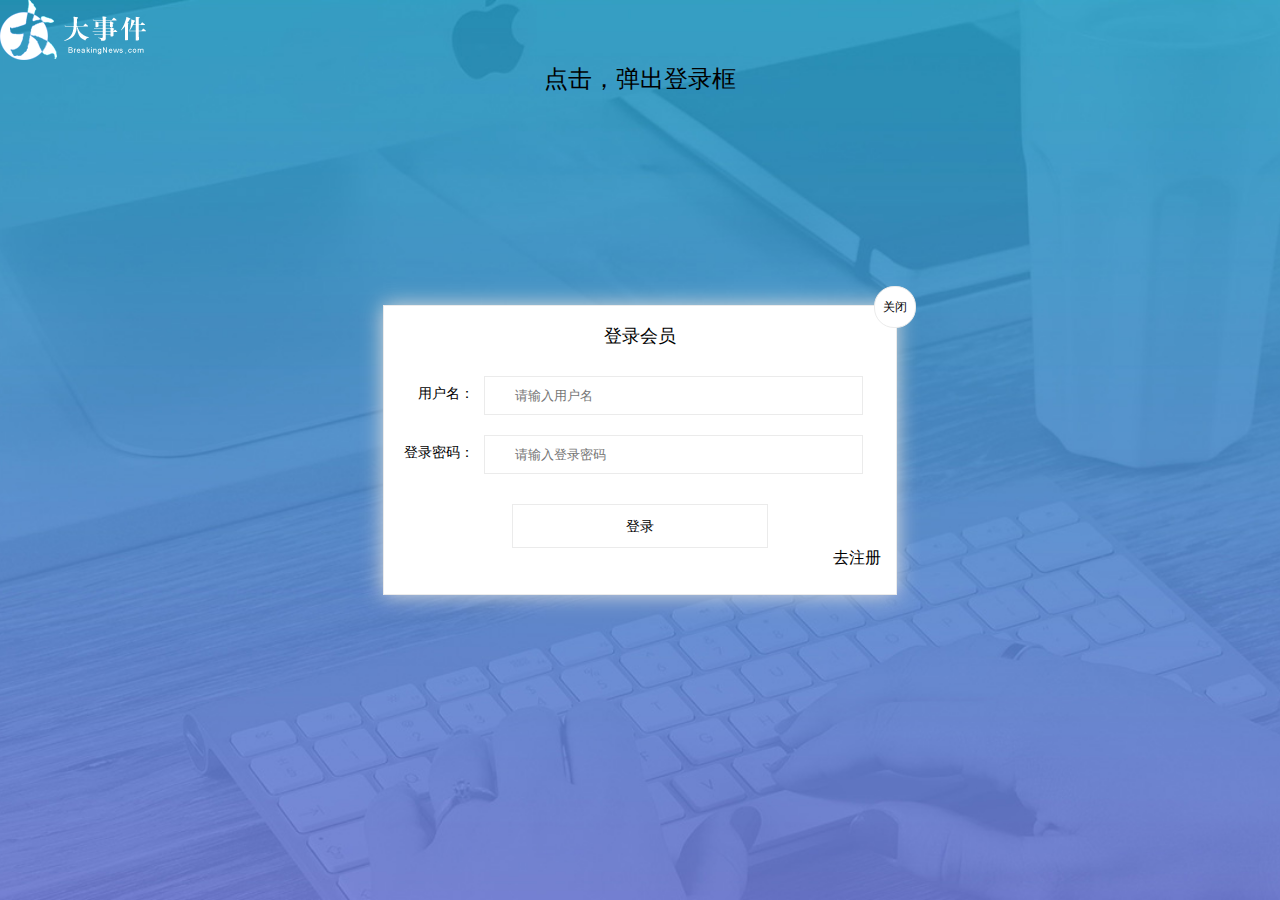
<file: login.html>
<!DOCTYPE html>
<html lang="en">

<head>
    <meta charset="UTF-8">
    <meta name="viewport" content="width=device-width, initial-scale=1.0">
    <title>Document</title>
    <link rel="stylesheet" href="assets/fonts/iconfont.css">
    <link rel="stylesheet" href="assets/css/login.css">
    <script src="assets/lib/jquery.js"></script>
</head>

<body>
    <!-- logo -->
    <div class="layui-main">
        <img src="assets/images/logo.png" alt="">
    </div>
    <div class="login-header"><a id="link" href="javascript:;">点击，弹出登录框</a></div>
    <form id="login" class="login">
        <div id="title" class="login-title">登录会员
            <span><a id="closeBtn" href="javascript:void(0);" class="close-login">关闭</a></span>
        </div>
        <div class="login-input-content">
            <div class="login-input">
                <span class="iconfont icon-geren"></span>
                <label>用户名：</label>
                <input type="text" placeholder="请输入用户名" name="username" id="username" class="list-input"
                    autocomplete="off">
            </div>
            <div class="login-input">
                <span class="iconfont icon-unlock"></span>
                <label>登录密码：</label>
                <input type="password" placeholder="请输入登录密码" name="password" id="password" class="list-input"
                    autocomplete="off">
            </div>
            <div class="login-input" id="repass">
                <span class="iconfont icon-unlock"></span>
                <label>再次输入：</label>
                <input type="password" placeholder="请再次输入密码" name="repassword" id="repassword" class="list-input"
                    autocomplete="off">
            </div>
        </div>
        <input id="loginBtn" type="submit" class="login-button" value="登录">
        <div class="links">
            <a class="to_sign_in">去登录</a>
        </div>
        <div class="links">
            <a class="to_register">去注册</a>
        </div>
    </form>
    <div class="error_prompt">
        <span class="iconfont icon-cry"></span>
        <span class="info_1">输入密码必须为6-12位，且不能为空</span>
    </div>
    <div class="login_information">
        <span>登陆成功</span>
    </div>

    <script src="assets/js/baseAPI.js"></script>
    <script src="assets/js/login.js"></script>
</body>

</html>
</file>
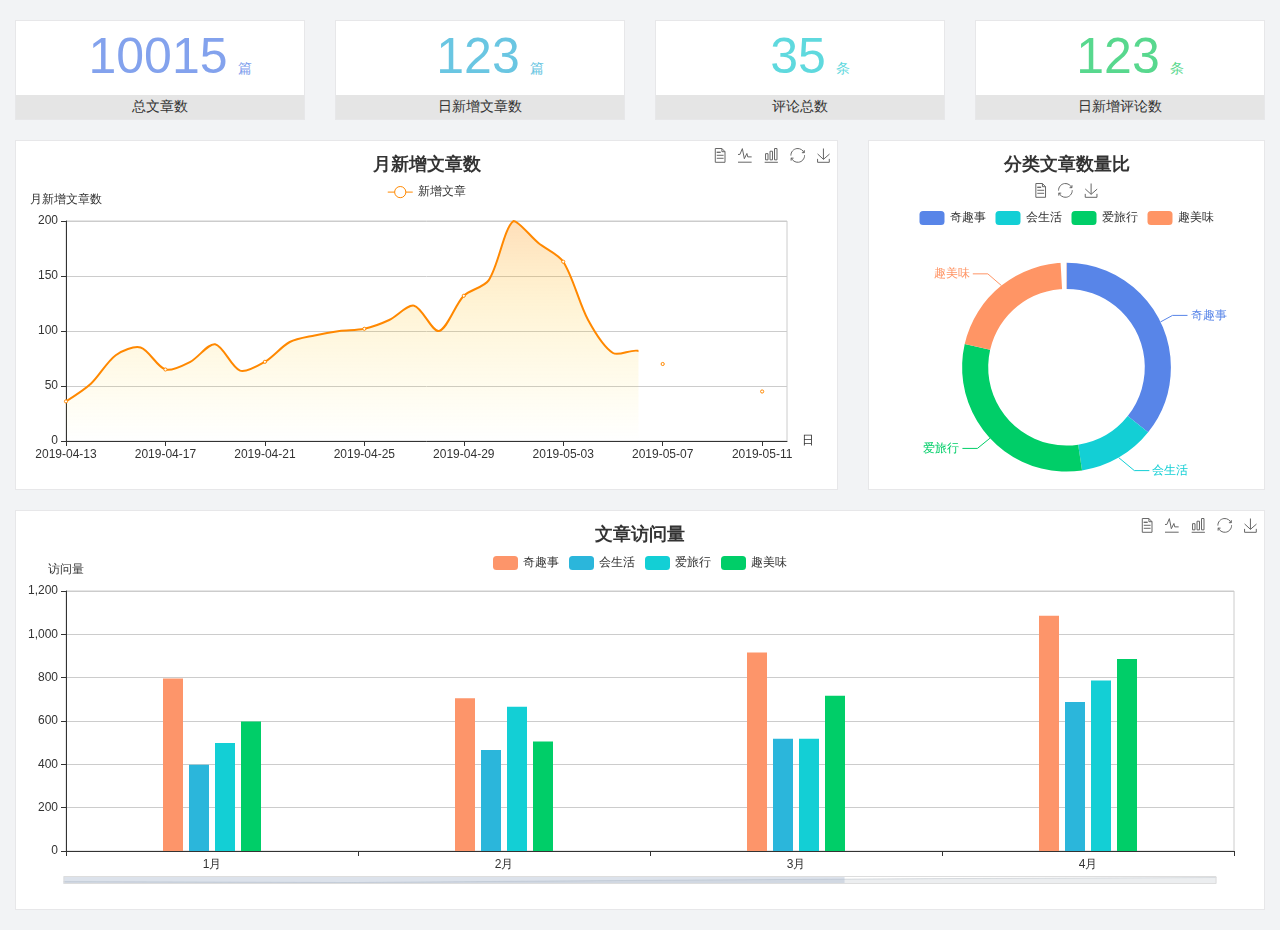
<file: home/dashboard.html>
<!DOCTYPE html>
<html lang="en">

<head>
  <meta charset="UTF-8">
  <meta name="viewport" content="width=device-width, initial-scale=1.0">
  <meta http-equiv="X-UA-Compatible" content="ie=edge">
  <title>图表统计</title>
  <link rel="stylesheet" href="../../assets/lib/bootstrap.css" />
  <link rel="stylesheet" href="../../assets/lib/main.css" />
  <script src="../../assets/lib/jquery.js"></script>
  <script type="text/javascript" src="../../assets/lib/echarts.min.js"></script>
</head>

<body>
  <div class="container-fluid">
    <div class="row spannel_list">
      <div class="col-sm-3 col-xs-6">
        <div class="spannel">
          <em>10015</em><span>篇</span>
          <b>总文章数</b>
        </div>
      </div>
      <div class="col-sm-3 col-xs-6">
        <div class="spannel scolor01">
          <em>123</em><span>篇</span>
          <b>日新增文章数</b>
        </div>
      </div>
      <div class="col-sm-3 col-xs-6">
        <div class="spannel scolor02">
          <em>35</em><span>条</span>
          <b>评论总数</b>
        </div>
      </div>
      <div class="col-sm-3 col-xs-6">
        <div class="spannel scolor03">
          <em>123</em><span>条</span>
          <b>日新增评论数</b>
        </div>
      </div>
    </div>
  </div>

  <div class="container-fluid">
    <div class="row curve-pie">
      <div class="col-lg-8 col-md-8">
        <div class="gragh_pannel" id="curve_show"></div>
      </div>
      <div class="col-lg-4 col-md-4">
        <div class="gragh_pannel" id="pie_show"></div>
      </div>
    </div>
  </div>

  <div class="container-fluid">
    <div class="column_pannel" id="column_show"></div>
  </div>

  <script>
    var oChart = echarts.init(document.getElementById('curve_show'));
    var aList_all = [
      { 'count': 36, 'date': '2019-04-13' },
      { 'count': 52, 'date': '2019-04-14' },
      { 'count': 78, 'date': '2019-04-15' },
      { 'count': 85, 'date': '2019-04-16' },
      { 'count': 65, 'date': '2019-04-17' },
      { 'count': 72, 'date': '2019-04-18' },
      { 'count': 88, 'date': '2019-04-19' },
      { 'count': 64, 'date': '2019-04-20' },
      { 'count': 72, 'date': '2019-04-21' },
      { 'count': 90, 'date': '2019-04-22' },
      { 'count': 96, 'date': '2019-04-23' },
      { 'count': 100, 'date': '2019-04-24' },
      { 'count': 102, 'date': '2019-04-25' },
      { 'count': 110, 'date': '2019-04-26' },
      { 'count': 123, 'date': '2019-04-27' },
      { 'count': 100, 'date': '2019-04-28' },
      { 'count': 132, 'date': '2019-04-29' },
      { 'count': 146, 'date': '2019-04-30' },
      { 'count': 200, 'date': '2019-05-01' },
      { 'count': 180, 'date': '2019-05-02' },
      { 'count': 163, 'date': '2019-05-03' },
      { 'count': 110, 'date': '2019-05-04' },
      { 'count': 80, 'date': '2019-05-05' },
      { 'count': 82, 'date': '2019-05-06' },
      { 'count': 70, 'date': '2019-05-07' },
      { 'count': 65, 'date': '2019-05-08' },
      { 'count': 54, 'date': '2019-05-09' },
      { 'count': 40, 'date': '2019-05-10' },
      { 'count': 45, 'date': '2019-05-11' },
      { 'count': 38, 'date': '2019-05-12' },
    ];

    let aCount = [];
    let aDate = [];

    for (var i = 0; i < aList_all.length; i++) {
      aCount.push(aList_all[i].count);
      aDate.push(aList_all[i].date);
    }

    var chartopt = {
      title: {
        text: '月新增文章数',
        left: 'center',
        top: '10'
      },
      tooltip: {
        trigger: 'axis'
      },
      legend: {
        data: ['新增文章'],
        top: '40'
      },
      toolbox: {
        show: true,
        feature: {
          mark: { show: true },
          dataView: { show: true, readOnly: false },
          magicType: { show: true, type: ['line', 'bar'] },
          restore: { show: true },
          saveAsImage: { show: true }
        }
      },
      calculable: true,
      xAxis: [
        {
          name: '日',
          type: 'category',
          boundaryGap: false,
          data: aDate
        }
      ],
      yAxis: [
        {
          name: '月新增文章数',
          type: 'value'
        }
      ],
      series: [
        {
          name: '新增文章',
          type: 'line',
          smooth: true,
          itemStyle: { normal: { areaStyle: { type: 'default' }, color: '#f80' }, lineStyle: { color: '#f80' } },
          data: aCount
        }],
      areaStyle: {
        normal: {
          color: new echarts.graphic.LinearGradient(0, 0, 0, 1, [{
            offset: 0,
            color: 'rgba(255,136,0,0.39)'
          }, {
            offset: .34,
            color: 'rgba(255,180,0,0.25)'
          }, {
            offset: 1,
            color: 'rgba(255,222,0,0.00)'
          }])

        }
      },
      grid: {
        show: true,
        x: 50,
        x2: 50,
        y: 80,
        height: 220
      }
    };

    oChart.setOption(chartopt);


    var oPie = echarts.init(document.getElementById('pie_show'));
    var oPieopt =
    {
      title: {
        top: 10,
        text: '分类文章数量比',
        x: 'center'
      },
      tooltip: {
        trigger: 'item',
        formatter: "{a} <br/>{b} : {c} ({d}%)"
      },
      color: ['#5885e8', '#13cfd5', '#00ce68', '#ff9565'],
      legend: {
        x: 'center',
        top: 65,
        data: ['奇趣事', '会生活', '爱旅行', '趣美味']
      },
      toolbox: {
        show: true,
        x: 'center',
        top: 35,
        feature: {
          mark: { show: true },
          dataView: { show: true, readOnly: false },
          magicType: {
            show: true,
            type: ['pie', 'funnel'],
            option: {
              funnel: {
                x: '25%',
                width: '50%',
                funnelAlign: 'left',
                max: 1548
              }
            }
          },
          restore: { show: true },
          saveAsImage: { show: true }
        }
      },
      calculable: true,
      series: [
        {
          name: '访问来源',
          type: 'pie',
          radius: ['45%', '60%'],
          center: ['50%', '65%'],
          data: [
            { value: 300, name: '奇趣事' },
            { value: 100, name: '会生活' },
            { value: 260, name: '爱旅行' },
            { value: 180, name: '趣美味' }
          ]
        }
      ]
    };
    oPie.setOption(oPieopt);



    var oColumn = this.echarts.init(document.getElementById('column_show'));
    var oColumnopt =
    {
      title: {
        text: '文章访问量',
        left: 'center',
        top: '10'
      },
      tooltip: {
        trigger: 'axis'
      },
      legend: {
        data: ['奇趣事', '会生活', '爱旅行', '趣美味'],
        top: '40'
      },
      toolbox: {
        show: true,
        feature: {
          mark: { show: true },
          dataView: { show: true, readOnly: false },
          magicType: { show: true, type: ['line', 'bar'] },
          restore: { show: true },
          saveAsImage: { show: true }
        }
      },
      calculable: true,
      xAxis: [
        {
          type: 'category',
          data: ['1月', '2月', '3月', '4月', '5月']
        }
      ],
      yAxis: [
        {
          name: '访问量',
          type: 'value'
        }
      ],
      series: [
        {
          name: '奇趣事',
          type: 'bar',
          barWidth: 20,
          itemStyle: {
            normal: { areaStyle: { type: 'default' }, color: '#fd956a' }
          },
          data: [800, 708, 920, 1090, 1200]
        },
        {
          name: '会生活',
          type: 'bar',
          barWidth: 20,
          itemStyle: {
            normal: { areaStyle: { type: 'default' }, color: '#2bb6db' }
          },
          data: [400, 468, 520, 690, 800]
        },
        {
          name: '爱旅行',
          type: 'bar',
          barWidth: 20,
          itemStyle: {
            normal: { areaStyle: { type: 'default' }, color: '#13cfd5' }
          },
          data: [500, 668, 520, 790, 900]
        },
        {
          name: '趣美味',
          type: 'bar',
          barWidth: 20,
          itemStyle: {
            normal: { areaStyle: { type: 'default' }, color: '#00ce68' }
          },
          data: [600, 508, 720, 890, 1000]
        }
      ],
      grid: {
        show: true,
        x: 50,
        x2: 30,
        y: 80,
        height: 260
      },
      dataZoom: [//给x轴设置滚动条
        {
          start: 0,//默认为0
          end: 100 - 1000 / 31,//默认为100
          type: 'slider',
          show: true,
          xAxisIndex: [0],
          handleSize: 0,//滑动条的 左右2个滑动条的大小
          height: 8,//组件高度
          left: 45, //左边的距离
          right: 50,//右边的距离
          bottom: 26,//右边的距离
          handleColor: '#ddd',//h滑动图标的颜色
          handleStyle: {
            borderColor: "#cacaca",
            borderWidth: "1",
            shadowBlur: 2,
            background: "#ddd",
            shadowColor: "#ddd",
          }
        }]
    };
    oColumn.setOption(oColumnopt);
  </script>
</body>

</html>
</file>
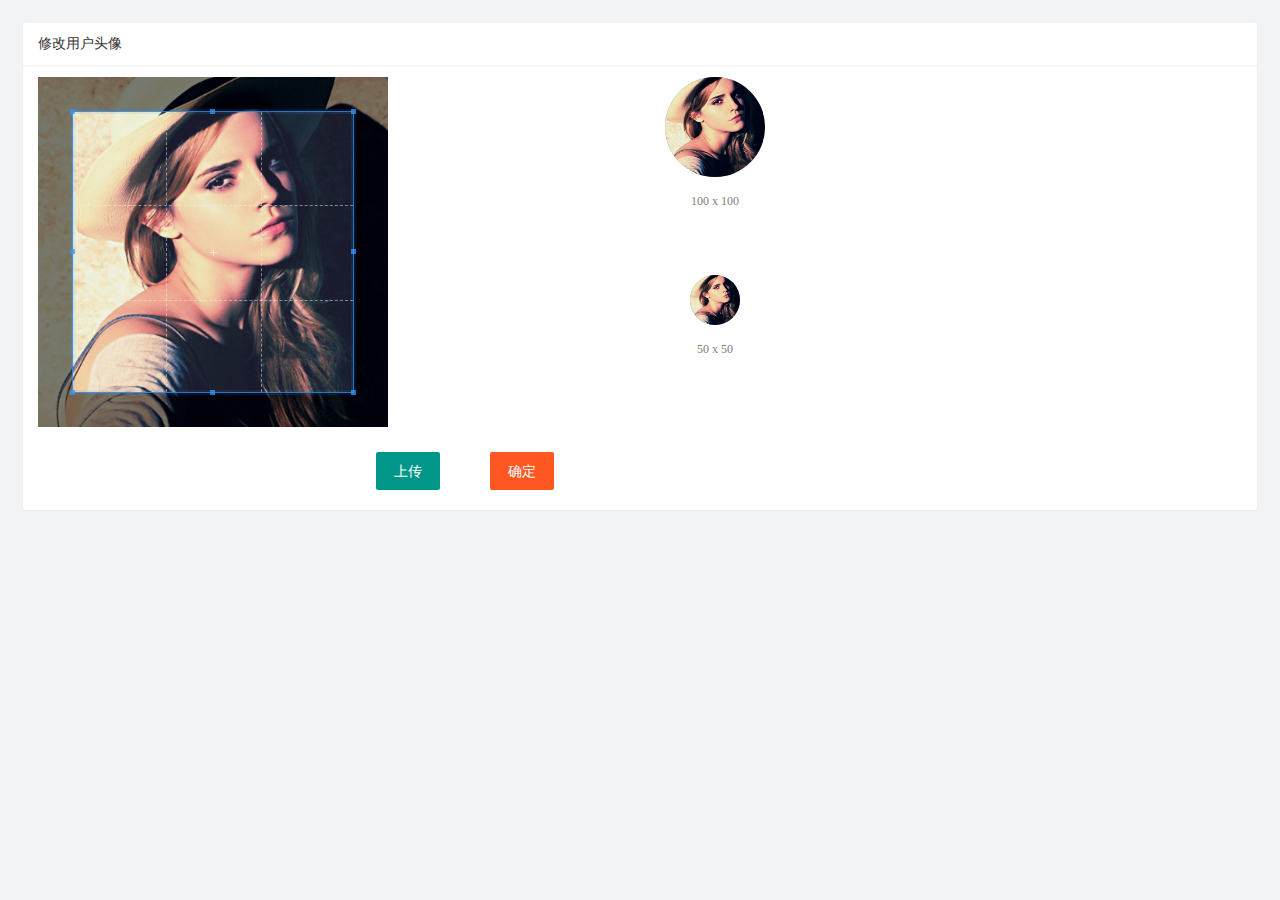
<file: user/user_avatar.html>
<!DOCTYPE html>
<html lang="en">

<head>
    <meta charset="UTF-8">
    <meta name="viewport" content="width=device-width, initial-scale=1.0">
    <title>Document</title>
    <link rel="stylesheet" href="../assets/css/user/user_avatar.css">
    <link rel="stylesheet" href="/assets/lib/cropper/cropper.css" />
</head>

<body>
    <div class="info_avatar">
        <div class="avatar_header">修改用户头像</div>
        <div class="info_avatar_body">
            <div class="row1">
                <div class="cropper-box">
                    <img id="image" src="/assets/images/sample.jpg" />
                </div>
                <div class="preview-box">
                    <div>
                        <div class="img-preview w100"></div>
                        <p class="size">100 x 100</p>
                    </div>
                    <div>
                        <div class="img-preview w50"></div>
                        <p class="size">50 x 50</p>
                    </div>
                </div>
            </div>
            <div class="row2">
                <input type="file" accept="image/png,image/jpeg" class="file">
                <button type="button" class="avatar_btn">上传</button>
                <button type="button" class="avatar_sure">确定</button>
            </div>
        </div>
    </div>
    <div class="login_information">
        <span>登陆成功</span>
    </div>

    <script src="/assets/lib/jquery.js"></script>
    <script src="/assets/lib/cropper/Cropper.js"></script>
    <script src="/assets/lib/cropper/jquery-cropper.js"></script>
    <script src="../assets/js/baseAPI.js"></script>
    <script src="../assets/js/user/user_avatar.js"></script>
</body>

</html>
</file>
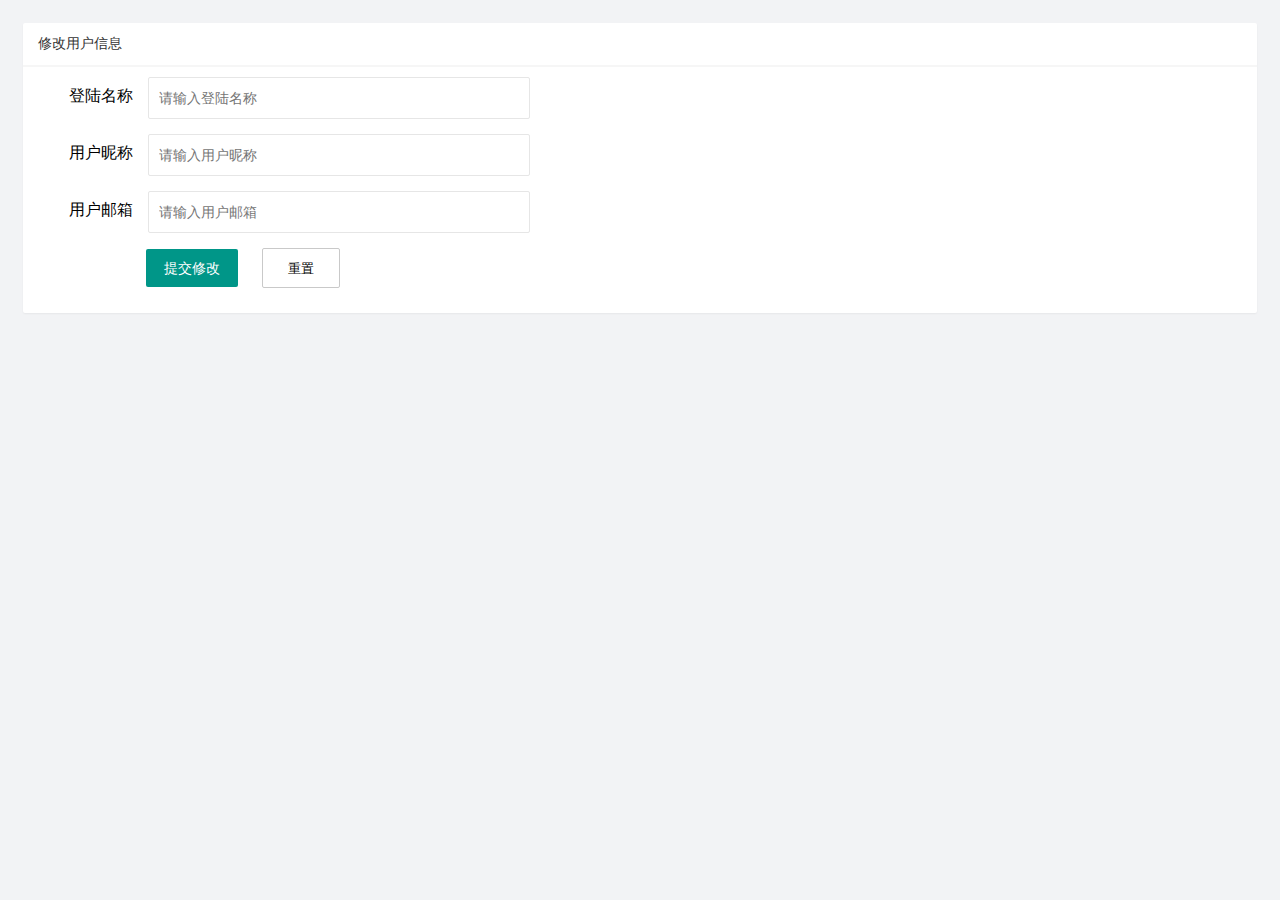
<file: user/user_info.html>
<!DOCTYPE html>
<html lang="en">

<head>
    <meta charset="UTF-8">
    <meta name="viewport" content="width=device-width, initial-scale=1.0">
    <title>Document</title>
    <link rel="stylesheet" href="../assets/css/user/user_info.css">
    <link rel="stylesheet" href="/assets/fonts/iconfont.css">
    <script src="../assets/lib/jquery.js"></script>
</head>

<body>
    <div class="info_card">
        <div class="card_header">修改用户信息</div>
        <div class="info_card_body">
            <form action="" class="info_card_form">
                <input type="hidden" class="card_form_id" name="id">
                <div class="card_form_item">
                    <label for="">登陆名称</label>
                    <input type="text" class="username" placeholder="请输入登陆名称" required readonly name="username">
                </div>
                <div class="card_form_item">
                    <label for="">用户昵称</label>
                    <input type="text" class="nickname" placeholder="请输入用户昵称" name="nickname" autocomplete="off">
                </div>
                <div class="card_form_item">
                    <label for="">用户邮箱</label>
                    <input type="text" class="email" placeholder="请输入用户邮箱" autocomplete="off" name="email">
                </div>
                <div class="card_form_item">
                    <button class="form_item_btn" type="submit">
                        提交修改
                    </button>
                    <button type="reset" id="btn_reset">重置</button>
                </div>
            </form>
        </div>
        <div class="error_prompt">
            <i class="layui-icon layui-icon-face-cry"></i>
            <span class="info_1">输入密码必须为6-12位，且不能为空</span>
        </div>
        <div class="login_information">
            <span>登陆成功</span>
        </div>
    </div>
    <div class="error_prompt">
        <span class="iconfont icon-cry"></span>
        <span class="info_1">输入密码必须为6-12位，且不能为空</span>
    </div>
    <div class="login_information">
        <span>登陆成功</span>
    </div>
    <script src="../assets/js/baseAPI.js"></script>

    <script src="../assets/js/user/user_info.js"></script>
</body>

</html>
</file>
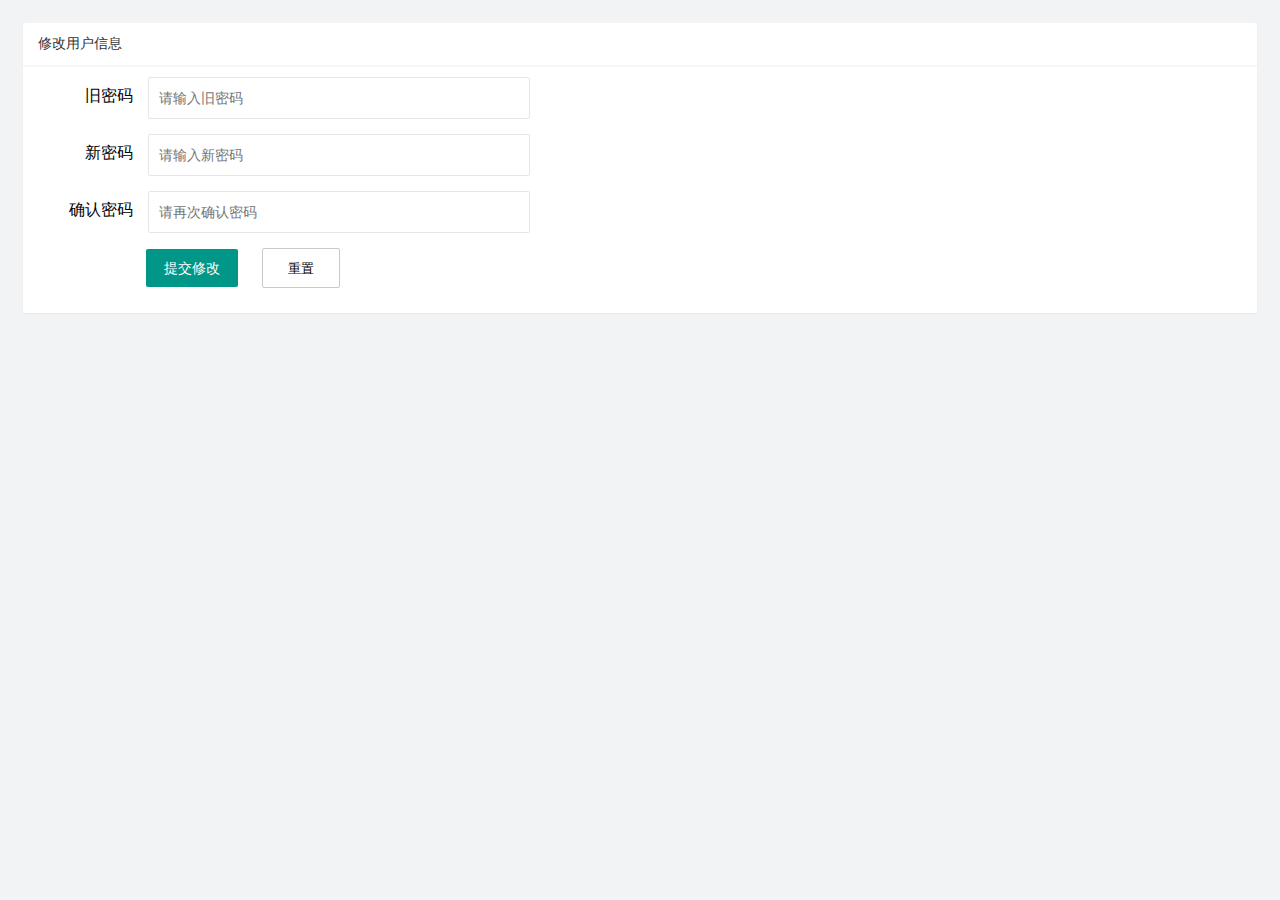
<file: user/user_pwd.html>
<!DOCTYPE html>
<html lang="en">

<head>
    <meta charset="UTF-8">
    <meta name="viewport" content="width=device-width, initial-scale=1.0">
    <title>Document</title>
    <link rel="stylesheet" href="../assets/css/user/user_pwd.css">
    <link rel="stylesheet" href="/assets/fonts/iconfont.css">
    <script src="../assets/lib/jquery.js"></script>
</head>

<body>
    <div class="info_pwd">
        <div class="pwd_header">修改用户信息</div>
        <div class="info_pwd_body">
            <form action="" class="info_pwd_form">
                <div class="pwd_form_item">
                    <label for="">旧密码</label>
                    <input type="password" class="oldpwd" placeholder="请输入旧密码" name="oldpwd">
                </div>
                <div class="pwd_form_item">
                    <label for="">新密码</label>
                    <input type="password" class="newpwd" placeholder="请输入新密码" name="newpwd" autocomplete="off">
                </div>
                <div class="pwd_form_item">
                    <label for="">确认密码</label>
                    <input type="password" class="repwd" placeholder="请再次确认密码" autocomplete="off" name="repwd">
                </div>
                <div class="pwd_form_item">
                    <button class="form_item_btn" type="submit">
                        提交修改
                    </button>
                    <button type="reset" id="btn_reset">重置</button>
                </div>
            </form>
        </div>
    </div>
    <div class="error_prompt">
        <span class="iconfont icon-cry"></span>
        <span class="info_1">输入密码必须为6-12位，且不能为空</span>
    </div>
    <div class="login_information">
        <span>登陆成功</span>
    </div>
    <script src="../assets/js/baseAPI.js"></script>

    <script src="../assets/js/user/user_pwd.js"></script>
</body>

</html>
</file>
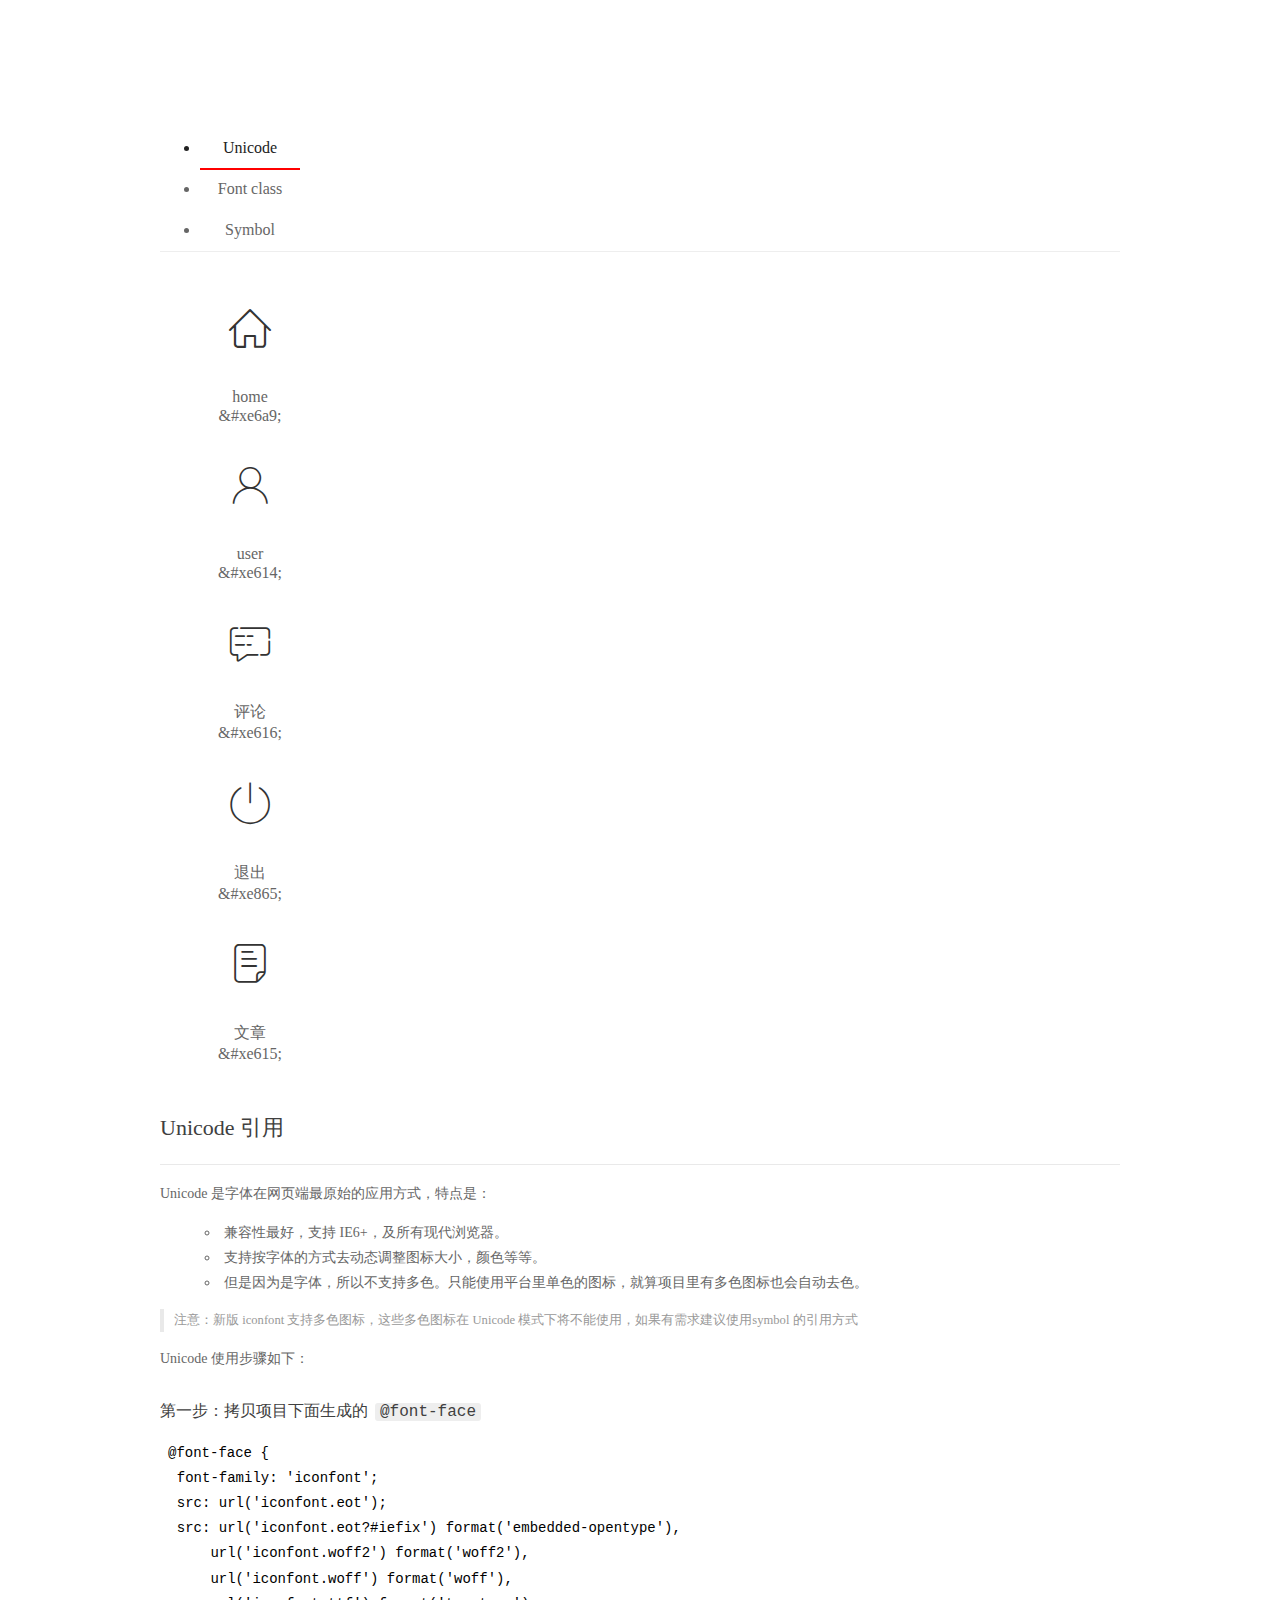
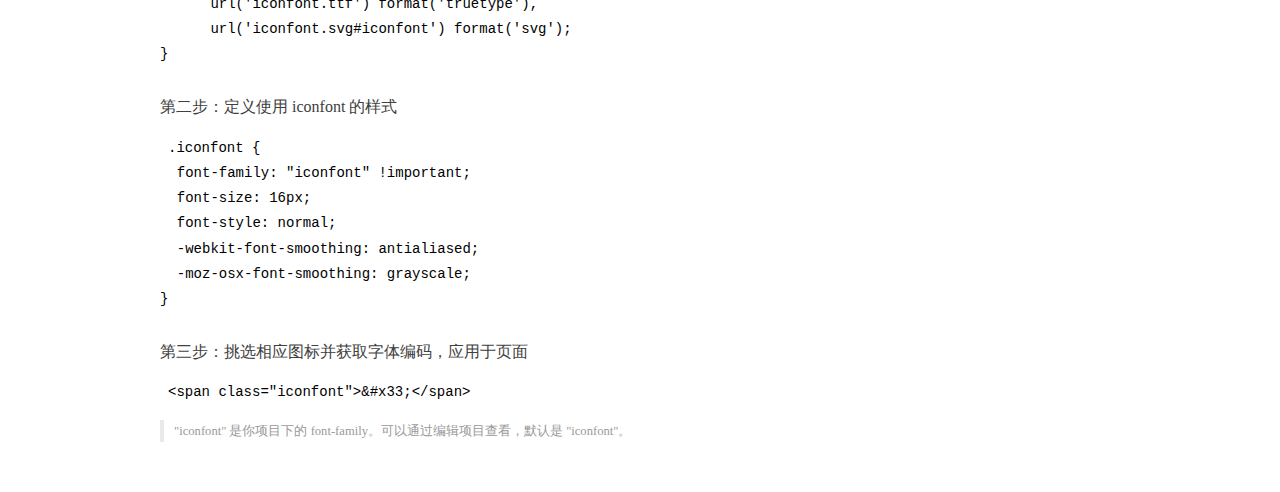
<file: assets/fonts/demo_index.html>
<!DOCTYPE html>
<html>
<head>
  <meta charset="utf-8"/>
  <title>IconFont Demo</title>
  <link rel="shortcut icon" href="https://gtms04.alicdn.com/tps/i4/TB1_oz6GVXXXXaFXpXXJDFnIXXX-64-64.ico" type="image/x-icon"/>
  <link rel="stylesheet" href="https://g.alicdn.com/thx/cube/1.3.2/cube.min.css">
  <link rel="stylesheet" href="demo.css">
  <link rel="stylesheet" href="iconfont.css">
  <script src="iconfont.js"></script>
  <!-- jQuery -->
  <script src="https://a1.alicdn.com/oss/uploads/2018/12/26/7bfddb60-08e8-11e9-9b04-53e73bb6408b.js"></script>
  <!-- 代码高亮 -->
  <script src="https://a1.alicdn.com/oss/uploads/2018/12/26/a3f714d0-08e6-11e9-8a15-ebf944d7534c.js"></script>
</head>
<body>
  <div class="main">
    <h1 class="logo"><a href="https://www.iconfont.cn/" title="iconfont 首页" target="_blank">&#xe86b;</a></h1>
    <div class="nav-tabs">
      <ul id="tabs" class="dib-box">
        <li class="dib active"><span>Unicode</span></li>
        <li class="dib"><span>Font class</span></li>
        <li class="dib"><span>Symbol</span></li>
      </ul>
      
    </div>
    <div class="tab-container">
      <div class="content unicode" style="display: block;">
          <ul class="icon_lists dib-box">
          
            <li class="dib">
              <span class="icon iconfont">&#xe6a9;</span>
                <div class="name">home</div>
                <div class="code-name">&amp;#xe6a9;</div>
              </li>
          
            <li class="dib">
              <span class="icon iconfont">&#xe614;</span>
                <div class="name">user</div>
                <div class="code-name">&amp;#xe614;</div>
              </li>
          
            <li class="dib">
              <span class="icon iconfont">&#xe616;</span>
                <div class="name">评论</div>
                <div class="code-name">&amp;#xe616;</div>
              </li>
          
            <li class="dib">
              <span class="icon iconfont">&#xe865;</span>
                <div class="name">退出</div>
                <div class="code-name">&amp;#xe865;</div>
              </li>
          
            <li class="dib">
              <span class="icon iconfont">&#xe615;</span>
                <div class="name">文章</div>
                <div class="code-name">&amp;#xe615;</div>
              </li>
          
          </ul>
          <div class="article markdown">
          <h2 id="unicode-">Unicode 引用</h2>
          <hr>

          <p>Unicode 是字体在网页端最原始的应用方式，特点是：</p>
          <ul>
            <li>兼容性最好，支持 IE6+，及所有现代浏览器。</li>
            <li>支持按字体的方式去动态调整图标大小，颜色等等。</li>
            <li>但是因为是字体，所以不支持多色。只能使用平台里单色的图标，就算项目里有多色图标也会自动去色。</li>
          </ul>
          <blockquote>
            <p>注意：新版 iconfont 支持多色图标，这些多色图标在 Unicode 模式下将不能使用，如果有需求建议使用symbol 的引用方式</p>
          </blockquote>
          <p>Unicode 使用步骤如下：</p>
          <h3 id="-font-face">第一步：拷贝项目下面生成的 <code>@font-face</code></h3>
<pre><code class="language-css"
>@font-face {
  font-family: 'iconfont';
  src: url('iconfont.eot');
  src: url('iconfont.eot?#iefix') format('embedded-opentype'),
      url('iconfont.woff2') format('woff2'),
      url('iconfont.woff') format('woff'),
      url('iconfont.ttf') format('truetype'),
      url('iconfont.svg#iconfont') format('svg');
}
</code></pre>
          <h3 id="-iconfont-">第二步：定义使用 iconfont 的样式</h3>
<pre><code class="language-css"
>.iconfont {
  font-family: "iconfont" !important;
  font-size: 16px;
  font-style: normal;
  -webkit-font-smoothing: antialiased;
  -moz-osx-font-smoothing: grayscale;
}
</code></pre>
          <h3 id="-">第三步：挑选相应图标并获取字体编码，应用于页面</h3>
<pre>
<code class="language-html"
>&lt;span class="iconfont"&gt;&amp;#x33;&lt;/span&gt;
</code></pre>
          <blockquote>
            <p>"iconfont" 是你项目下的 font-family。可以通过编辑项目查看，默认是 "iconfont"。</p>
          </blockquote>
          </div>
      </div>
      <div class="content font-class">
        <ul class="icon_lists dib-box">
          
          <li class="dib">
            <span class="icon iconfont icon-home"></span>
            <div class="name">
              home
            </div>
            <div class="code-name">.icon-home
            </div>
          </li>
          
          <li class="dib">
            <span class="icon iconfont icon-user"></span>
            <div class="name">
              user
            </div>
            <div class="code-name">.icon-user
            </div>
          </li>
          
          <li class="dib">
            <span class="icon iconfont icon-pinglun"></span>
            <div class="name">
              评论
            </div>
            <div class="code-name">.icon-pinglun
            </div>
          </li>
          
          <li class="dib">
            <span class="icon iconfont icon-tuichu"></span>
            <div class="name">
              退出
            </div>
            <div class="code-name">.icon-tuichu
            </div>
          </li>
          
          <li class="dib">
            <span class="icon iconfont icon-16"></span>
            <div class="name">
              文章
            </div>
            <div class="code-name">.icon-16
            </div>
          </li>
          
        </ul>
        <div class="article markdown">
        <h2 id="font-class-">font-class 引用</h2>
        <hr>

        <p>font-class 是 Unicode 使用方式的一种变种，主要是解决 Unicode 书写不直观，语意不明确的问题。</p>
        <p>与 Unicode 使用方式相比，具有如下特点：</p>
        <ul>
          <li>兼容性良好，支持 IE8+，及所有现代浏览器。</li>
          <li>相比于 Unicode 语意明确，书写更直观。可以很容易分辨这个 icon 是什么。</li>
          <li>因为使用 class 来定义图标，所以当要替换图标时，只需要修改 class 里面的 Unicode 引用。</li>
          <li>不过因为本质上还是使用的字体，所以多色图标还是不支持的。</li>
        </ul>
        <p>使用步骤如下：</p>
        <h3 id="-fontclass-">第一步：引入项目下面生成的 fontclass 代码：</h3>
<pre><code class="language-html">&lt;link rel="stylesheet" href="./iconfont.css"&gt;
</code></pre>
        <h3 id="-">第二步：挑选相应图标并获取类名，应用于页面：</h3>
<pre><code class="language-html">&lt;span class="iconfont icon-xxx"&gt;&lt;/span&gt;
</code></pre>
        <blockquote>
          <p>"
            iconfont" 是你项目下的 font-family。可以通过编辑项目查看，默认是 "iconfont"。</p>
        </blockquote>
      </div>
      </div>
      <div class="content symbol">
          <ul class="icon_lists dib-box">
          
            <li class="dib">
                <svg class="icon svg-icon" aria-hidden="true">
                  <use xlink:href="#icon-home"></use>
                </svg>
                <div class="name">home</div>
                <div class="code-name">#icon-home</div>
            </li>
          
            <li class="dib">
                <svg class="icon svg-icon" aria-hidden="true">
                  <use xlink:href="#icon-user"></use>
                </svg>
                <div class="name">user</div>
                <div class="code-name">#icon-user</div>
            </li>
          
            <li class="dib">
                <svg class="icon svg-icon" aria-hidden="true">
                  <use xlink:href="#icon-pinglun"></use>
                </svg>
                <div class="name">评论</div>
                <div class="code-name">#icon-pinglun</div>
            </li>
          
            <li class="dib">
                <svg class="icon svg-icon" aria-hidden="true">
                  <use xlink:href="#icon-tuichu"></use>
                </svg>
                <div class="name">退出</div>
                <div class="code-name">#icon-tuichu</div>
            </li>
          
            <li class="dib">
                <svg class="icon svg-icon" aria-hidden="true">
                  <use xlink:href="#icon-16"></use>
                </svg>
                <div class="name">文章</div>
                <div class="code-name">#icon-16</div>
            </li>
          
          </ul>
          <div class="article markdown">
          <h2 id="symbol-">Symbol 引用</h2>
          <hr>

          <p>这是一种全新的使用方式，应该说这才是未来的主流，也是平台目前推荐的用法。相关介绍可以参考这篇<a href="">文章</a>
            这种用法其实是做了一个 SVG 的集合，与另外两种相比具有如下特点：</p>
          <ul>
            <li>支持多色图标了，不再受单色限制。</li>
            <li>通过一些技巧，支持像字体那样，通过 <code>font-size</code>, <code>color</code> 来调整样式。</li>
            <li>兼容性较差，支持 IE9+，及现代浏览器。</li>
            <li>浏览器渲染 SVG 的性能一般，还不如 png。</li>
          </ul>
          <p>使用步骤如下：</p>
          <h3 id="-symbol-">第一步：引入项目下面生成的 symbol 代码：</h3>
<pre><code class="language-html">&lt;script src="./iconfont.js"&gt;&lt;/script&gt;
</code></pre>
          <h3 id="-css-">第二步：加入通用 CSS 代码（引入一次就行）：</h3>
<pre><code class="language-html">&lt;style&gt;
.icon {
  width: 1em;
  height: 1em;
  vertical-align: -0.15em;
  fill: currentColor;
  overflow: hidden;
}
&lt;/style&gt;
</code></pre>
          <h3 id="-">第三步：挑选相应图标并获取类名，应用于页面：</h3>
<pre><code class="language-html">&lt;svg class="icon" aria-hidden="true"&gt;
  &lt;use xlink:href="#icon-xxx"&gt;&lt;/use&gt;
&lt;/svg&gt;
</code></pre>
          </div>
      </div>

    </div>
  </div>
  <script>
  $(document).ready(function () {
      $('.tab-container .content:first').show()

      $('#tabs li').click(function (e) {
        var tabContent = $('.tab-container .content')
        var index = $(this).index()

        if ($(this).hasClass('active')) {
          return
        } else {
          $('#tabs li').removeClass('active')
          $(this).addClass('active')

          tabContent.hide().eq(index).fadeIn()
        }
      })
    })
  </script>
</body>
</html>
</file>
<file: assets/fonts/iconfont.css>
@font-face {font-family: "iconfont";
  src: url('iconfont.eot?t=1576139966484'); /* IE9 */
  src: url('iconfont.eot?t=1576139966484#iefix') format('embedded-opentype'), /* IE6-IE8 */
  url('[data-uri]') format('woff2'),
  url('iconfont.woff?t=1576139966484') format('woff'),
  url('iconfont.ttf?t=1576139966484') format('truetype'), /* chrome, firefox, opera, Safari, Android, iOS 4.2+ */
  url('iconfont.svg?t=1576139966484#iconfont') format('svg'); /* iOS 4.1- */
}

.iconfont {
  font-family: "iconfont" !important;
  font-size: 16px;
  font-style: normal;
  -webkit-font-smoothing: antialiased;
  -moz-osx-font-smoothing: grayscale;
}

.icon-home:before {
  content: "\e6a9";
}

.icon-user:before {
  content: "\e614";
}

.icon-pinglun:before {
  content: "\e616";
}

.icon-tuichu:before {
  content: "\e865";
}

.icon-16:before {
  content: "\e615";
}
</file>
<file: assets/css/login.css>
html,
body{
    padding: 0;
    margin: 0;
    width: 100%;
    height: 100%;
    background: url("../images/login_bg.jpg") no-repeat center;
    background-size: cover;
}

.login-header {
    width: 100%;
    text-align: center;
    height: 30px;
    font-size: 24px;
    line-height: 30px;
}
.login {
    position: absolute;
    display: block;
    width: 512px;
    padding-bottom: 25px;
    border: #ebebeb solid 1px;
    left: 50%;
    top: 50%;
    background: #ffffff;
    box-shadow: 0px 0px 20px #ddd;
    z-index: 9;
    transform: translate(-50%, -50%);
}

.login-title {
    width: 100%;
    margin: 10px 0px 0px 0px;
    text-align: center;
    line-height: 40px;
    height: 40px;
    font-size: 18px;
    position: relative;
    cursor: move;
    user-select: none;
}



.login-input-content {
    margin-top: 20px;
}

.login-button {
    display: block;
    width: 50%;
    margin: 30px auto 0px auto;
    line-height: 40px;
    font-size: 14px;
    background-color: #ffffff;
    border: #ebebeb 1px solid;
    text-align: center;
    cursor: pointer;
    outline: none;
}

.login-bg {
    display: none;
    width: 100%;
    height: 100%;
    position: fixed;
    top: 0px;
    left: 0px;
    background: rgba(0, 0, 0, .3);
}

a {
    text-decoration: none;
    color: #000000;
}

.login-button a {
    display: block;
}

.login-input input.list-input {
    float: left;
    padding-left: 25px;
    line-height: 35px;
    height: 35px;
    width: 350px;
    border: #ebebeb 1px solid;
    text-indent: 5px;
    outline: none;
}

.login-input {
    position: relative;
    line-height: 35px;
    overflow: hidden;
    margin: 0px 0px 20px 0px;
    outline: none;
}

.login-input label{
    float: left;
    width: 90px;
    padding-right: 10px;
    text-align: right;
    line-height: 35px;
    height: 35px;
    font-size: 14px;
}

.login-title span{
    position: absolute;
    font-size: 12px;
    right: -20px;
    top: -30px;
    background: #ffffff;
    border: #ebebeb solid 1px;
    width: 40px;
    height: 40px;
    border-radius: 20px;
    z-index: 9;
    cursor: pointer;
}

.login .iconfont{
    font-size: 16px;
    font-weight: 500;
    position: absolute;
    left: 110px;
    vertical-align: middle;
}

#repass{
    display: none;
}

.to_sign_in:hover,to_register:hover{
    cursor: pointer;

}

.to_sign_in{
    display: none;
}

.links{
    cursor: pointer;
    display: flex;
    justify-content: flex-end;
    margin-right: 15px;
}


.error_prompt{
    display:none;
    position: absolute;
    height: 80px;
    left: 50%;
    top: 50%;
    text-align: center;
    line-height: 80px;
    padding: 0 20px;
    background-color: rgb(248, 245, 245) ;
    transform: translate(-50%,-50%);
    border: 1px solid rgba(0, 0, 0, .3);
    border-radius: 2px;
    z-index: 999;
}


.error_prompt .iconfont{
    font-size: 25px;
    color:  rgb(216, 79, 25);
    font-weight: 700;
    margin-right: 15px;
    vertical-align: middle;
}

.info_1{
    color:  rgb(216, 79, 25);
    font-weight: 700;
    user-select: none;
    font-size: 14px;
}

.login_information{
    display: none;
    position: absolute;
    height: 50px;
    left: 50%;
    top: 50%;
    padding: 0 20px;
    background-color: rgb(65, 60, 60);
    line-height: 50px;
    text-align: center;
    color: rgba(255, 255, 255, 0.6);
    font-size: 14px;
    letter-spacing:5px;
    transform: translate(-50%,-50%);
    z-index: 99;
    user-select: none;
}
</file>
<file: assets/lib/main.css>
body{
    font-family:'MicroSoft YaHei';
    background-color: #f2f3f5;
}
.main_wrap{
    position:fixed;
    width:100%;
    height:100%;
    left:0px;
    top:0px;
    background:url('../images/login_bg.jpg'); 
    background-size:100% 100%; 
  }
.header{
    width:1200px;
    overflow: hidden;
    margin:20px auto 0;
}
.heade .logo{
    float: left;
}
.header .copyright{
    float:right;
    font-size:12px;
    color:#fff;
    text-align:right;
    line-height:20px;
    margin-top:10px;
}
.login_form_con{
    position:absolute;
    left:50%;
    top:50%;
    margin-left:-200px;
    margin-top:-155px;
    width:400px;
    height:310px;
    background-color: #edeff0;
}

.login_form{
    position: relative;
}

.login_form .icon-user{
    position:absolute;
    font-size:16px;
    color:#999;
    left:46px;
    top:12px;
}
.login_form .icon-key{
    position:absolute;
    font-size:18px;
    color:#999;
    left:46px;
    top:78px;
}
.login_title{
    height:60px;
    background:url('../images/login_title.png') center center no-repeat #fff;
}
.input_txt,.input_pass,.input_sub{
    display:block;
    width:334px;
    height:37px;
    padding:0px;
    text-indent:40px;
    border:1px solid #ddd;
    margin:27px auto 0;
    outline:none;
}
.input_sub{
    margin-top:40px;
    height:42px;
    background-color: #19b9e7;
    text-indent:0px;
    font-size:18px;
    color:#fff;
    cursor: pointer;
}
.input_sub:hover{
    background-color: #08a0cc;
}

.sider{
    position:fixed;
    left:0;
    top:0;
    bottom:0;
    width:210px;
    background-color: #323745;
}
.sider .logo{
    display:block;
    height:56px;
    background-color: #242732;
    overflow: hidden;
}
.sider .logo img{
    display:block;
    margin:6px auto 0;
}
.user_info{
    height:79px;
    border-bottom:1px solid #5a5e6b;
}

.user_info img{
    float: left;
    width:40px;
    height:40px;
    border-radius:20px;
    margin:19px 0 0 30px;
}
.user_info span{
    float: left;
    width:120px;
    font-size:12px;
    color:#fff;
    margin:23px 0 0 20px;
}
.user_info b{
    float: left;
    width: 120px;
    font-weight:normal;
    font-size:12px;
    color:#adafb5;
    margin:2px 0 0 20px;
}

.menu .level01{
    height:50px;
    line-height:50px;
}
.menu .level01 a{
    display:block;
    height:50px;
    font-size:12px;
    color:#adafb5;
    overflow: hidden;
}
.menu .level01.active a{
    background-color: #1378f0;
    color:#fff;
}
.menu .level01.active i{
    color:#fff;
}

.menu .level01 a:hover{
    background-color: #1378f0;
    color:#fff;
}
.menu .level01 a:hover i{
    color:#fff;
}
.menu .level01 i{
    color:#61646f;
    font-size:22px;
    float: left;
    margin-left:26px;
}
.menu .level01 span{
    float: left;
    margin-left:10px;
}
.menu .level01 b{
    float: right;
    margin-right:20px;
    font-weight:normal;
    transform:rotate(90deg);
    transition:all 500ms ease;
}

.menu .level01 .rotate0{
    transform:rotate(0deg);
}

.menu .level02{
    background: #242732;
    display:none;
}


.menu .level02 li{
    height:40px;
    line-height:40px;
}
.menu .level02 li a{
    display:block;
    height:40px;
    font-size:12px;
    color:#adafb5;
    overflow: hidden;
}

.menu .level02 li a:hover{
    background-color: #1378f0;
    color:#fff;
}

.menu .level02 li i{
    font-size:12px;
    float: left;
    margin-left:60px;
}
.menu .level02 li span{
    font-size:12px;
    float: left;
    margin-left:5px;
}

.menu .level02 .active a{
    color:#ffae00;
}

.header_bar{
    position:fixed;
    left:210px;
    right:0;
    top:0;
    height:56px;
    background-color: #fff;
}

.main{
    position:fixed;
    left:210px;
    top:56px;
    right:0;
    bottom:0;
    background-color: #f2f3f5;
}

.search_form{
    width:218px;
    height:33px;
    border:1px solid #ddd;
    background-color: #f2f3f5;
    border-radius:16px;
    float: left;
    margin:12px 0 0 27px;
}

.search_form input{
    padding:0px;
    margin:0px;
    border:0px;
    float: left;
    background-color: #f2f3f5;
    font-size:12px;
    width:175px;
    height:31px;
    margin-left:12px;
    outline:none;
   
}

.search_form .icon-search{
    line-height:33px;
    cursor: pointer;
    font-size:18px;
    color:#abaebb;
}
.user_center_link{
    float:right;

}
.user_center_link a{
    line-height:56px;
    font-size:12px;
    color:#999;
    margin-right:15px;
}
.user_center_link a:hover{
    color:#ffae00
}

.user_center_link img{
    width:42px;
    height:42px;
    border-radius:32px;
    margin-right:10px;
}

.spannel_list{
    margin-top:20px;
}

.spannel{
	height:100px;
	overflow:hidden;
	text-align:center;
    position:relative;
    background-color: #fff;
    border:1px solid #e7e7e9;
    margin-bottom:20px;
}

.spannel em{
    font-style:normal;
	font-size:50px;
	line-height:50px;
	display:inline-block;
	margin:10px 0 0 20px;
	font-family:'Arial';
	color:#83a2ed;
}

.spannel span{
	font-size:14px;
	display:inline-block;
	color:#83a2ed;
	margin-left:10px;
}

.spannel b{
	position:absolute;
	left:0;
	bottom:0;
	width:100%;
	line-height:24px;
	background:#e5e5e5;
	color:#333;
	font-size:14px;
	font-weight:normal;
}

.scolor01 em,.scolor01 span{
	color:#6ac6e2;
}

.scolor02 em,.scolor02 span{
	color:#5fd9de;
}

.scolor03 em,.scolor03 span{
	color:#58d88e;
}


.gragh_pannel{
    height:350px;
    border:1px solid #e7e7e9;
    background-color: #fff!important; 
    margin-bottom:20px;  
}

.column_pannel{
    margin-bottom:20px;
    height:400px;
    border:1px solid #e7e7e9;
    background-color: #fff!important;   
}

.common_title{
    line-height:42px;
    background-color: #fbfbfb;
    border:1px solid #e7e7e9;
    margin-top:20px;
    text-indent: 15px;
    font-size:14px;
    color:#333;
}

.common_con{
    border:1px solid #e7e7e9;
    border-top:0px;
    background-color: #fff;
    padding-bottom:20px;
    margin-bottom:20px;
}
.opt_btns{
    margin-top:20px;
}

.mp20{
    margin-top:20px;
}

.pagination{   
   margin:0;
}

.article_form{
    margin-top:20px;
}

.form-group{
    margin-bottom:25px;
}

.form-group label{
    font-weight:normal;
    color:#666;
}

.icon-icondate{
    line-height:16px;
}

.user_pic{
    width:100px;
    height:100px;
    margin-bottom:10px;
}

.article_cover{
    width:200px;
    height:200px;
    margin-bottom:10px;
}
</file>
<file: assets/css/user/user_avatar.css>
body{
  background-color: #f2f3f5;
  padding: 15px;
}

.info_avatar{
  margin-bottom: 15px;
  border-radius: 2px;
  background-color: #fff;
  box-shadow: 0 1px 2px 0 rgba(0,0,0,.05);
}

.avatar_header{
  position: relative;
  height: 42px;
  line-height: 42px;
  padding: 0 15px;
  border-bottom: 2px solid #f6f6f6;
  color: #333;
  border-radius: 2px 2px 0 0;
  font-size: 14px;
}

.info_avatar_body{
  position: relative;
  padding: 10px 15px;
  line-height: 24px;
}
  
.row2 {
  display: flex;
  justify-content: flex-end;
  margin-top: 20px;
}
  
.cropper-box {
  width: 350px;
  height: 350px;
  background-color: cyan;
  overflow: hidden;
}
  

.w100 {
  width: 100px;
  height: 100px;
  background-color: gray;
}
  
.w50 {
  width: 50px;
  height: 50px;
  background-color: gray;
  margin-top: 50px;
}
  
.size {
  font-size: 12px;
  color: gray;
  text-align: center;
}
  
.row1 {
  display: flex;
}
  

.preview-box {
  display: flex;
  flex-direction: column;
  flex: 1;
  align-items: center;
  margin-left: -200px;
}
  
.img-preview {
  overflow: hidden;
  border-radius: 50%;
}


.row2{
  width: 500px;
  margin-top: 15px;
  display: flex;
  justify-content: flex-end;
  line-height: 24px;
  padding: 10px 16px;
}

.avatar_btn{
  display: inline-block;
  height: 38px;
  line-height: 38px;
  padding: 0 18px;
  background-color: #009688;
  color: #fff;
  white-space: nowrap;
  text-align: center;
  font-size: 14px;
  border: none;
  border-radius: 2px;
  cursor: pointer;
  margin-left: 280px;
  outline: none;   
}

.avatar_sure{
  display: inline-block;
  height: 38px;
  line-height: 38px;
  padding: 0 18px;
  background-color: #FF5722;
  color: #fff;
  margin-left: 10px;
  white-space: nowrap;
  text-align: center;
  font-size: 14px;
  border: none;
  border-radius: 2px;
  cursor: pointer;
  margin-left: 50px;
  outline: none; 
}

.file{
  display: none;
}

.login_information{
  display: none;
  position: absolute;
  height: 50px;
  left: 50%;
  top: 50%;
  padding: 0 20px;
  background-color: rgb(65, 60, 60);
  line-height: 50px;
  text-align: center;
  color: rgba(255, 255, 255, 0.6);
  font-size: 14px;
  letter-spacing:5px;
  transform: translate(-50%,-50%);
  z-index: 99;
  user-select: none;
}
</file>
<file: assets/lib/cropper/cropper.css>
/*!
 * Cropper.js v1.5.6
 * https://fengyuanchen.github.io/cropperjs
 *
 * Copyright 2015-present Chen Fengyuan
 * Released under the MIT license
 *
 * Date: 2019-10-04T04:33:44.164Z
 */

.cropper-container {
  direction: ltr;
  font-size: 0;
  line-height: 0;
  position: relative;
  -ms-touch-action: none;
  touch-action: none;
  -webkit-user-select: none;
  -moz-user-select: none;
  -ms-user-select: none;
  user-select: none;
}

.cropper-container img {
  display: block;
  height: 100%;
  image-orientation: 0deg;
  max-height: none !important;
  max-width: none !important;
  min-height: 0 !important;
  min-width: 0 !important;
  width: 100%;
}

.cropper-wrap-box,
.cropper-canvas,
.cropper-drag-box,
.cropper-crop-box,
.cropper-modal {
  bottom: 0;
  left: 0;
  position: absolute;
  right: 0;
  top: 0;
}

.cropper-wrap-box,
.cropper-canvas {
  overflow: hidden;
}

.cropper-drag-box {
  background-color: #fff;
  opacity: 0;
}

.cropper-modal {
  background-color: #000;
  opacity: 0.5;
}

.cropper-view-box {
  display: block;
  height: 100%;
  outline: 1px solid #39f;
  outline-color: rgba(51, 153, 255, 0.75);
  overflow: hidden;
  width: 100%;
}

.cropper-dashed {
  border: 0 dashed #eee;
  display: block;
  opacity: 0.5;
  position: absolute;
}

.cropper-dashed.dashed-h {
  border-bottom-width: 1px;
  border-top-width: 1px;
  height: calc(100% / 3);
  left: 0;
  top: calc(100% / 3);
  width: 100%;
}

.cropper-dashed.dashed-v {
  border-left-width: 1px;
  border-right-width: 1px;
  height: 100%;
  left: calc(100% / 3);
  top: 0;
  width: calc(100% / 3);
}

.cropper-center {
  display: block;
  height: 0;
  left: 50%;
  opacity: 0.75;
  position: absolute;
  top: 50%;
  width: 0;
}

.cropper-center::before,
.cropper-center::after {
  background-color: #eee;
  content: ' ';
  display: block;
  position: absolute;
}

.cropper-center::before {
  height: 1px;
  left: -3px;
  top: 0;
  width: 7px;
}

.cropper-center::after {
  height: 7px;
  left: 0;
  top: -3px;
  width: 1px;
}

.cropper-face,
.cropper-line,
.cropper-point {
  display: block;
  height: 100%;
  opacity: 0.1;
  position: absolute;
  width: 100%;
}

.cropper-face {
  background-color: #fff;
  left: 0;
  top: 0;
}

.cropper-line {
  background-color: #39f;
}

.cropper-line.line-e {
  cursor: ew-resize;
  right: -3px;
  top: 0;
  width: 5px;
}

.cropper-line.line-n {
  cursor: ns-resize;
  height: 5px;
  left: 0;
  top: -3px;
}

.cropper-line.line-w {
  cursor: ew-resize;
  left: -3px;
  top: 0;
  width: 5px;
}

.cropper-line.line-s {
  bottom: -3px;
  cursor: ns-resize;
  height: 5px;
  left: 0;
}

.cropper-point {
  background-color: #39f;
  height: 5px;
  opacity: 0.75;
  width: 5px;
}

.cropper-point.point-e {
  cursor: ew-resize;
  margin-top: -3px;
  right: -3px;
  top: 50%;
}

.cropper-point.point-n {
  cursor: ns-resize;
  left: 50%;
  margin-left: -3px;
  top: -3px;
}

.cropper-point.point-w {
  cursor: ew-resize;
  left: -3px;
  margin-top: -3px;
  top: 50%;
}

.cropper-point.point-s {
  bottom: -3px;
  cursor: s-resize;
  left: 50%;
  margin-left: -3px;
}

.cropper-point.point-ne {
  cursor: nesw-resize;
  right: -3px;
  top: -3px;
}

.cropper-point.point-nw {
  cursor: nwse-resize;
  left: -3px;
  top: -3px;
}

.cropper-point.point-sw {
  bottom: -3px;
  cursor: nesw-resize;
  left: -3px;
}

.cropper-point.point-se {
  bottom: -3px;
  cursor: nwse-resize;
  height: 20px;
  opacity: 1;
  right: -3px;
  width: 20px;
}

@media (min-width: 768px) {
  .cropper-point.point-se {
    height: 15px;
    width: 15px;
  }
}

@media (min-width: 992px) {
  .cropper-point.point-se {
    height: 10px;
    width: 10px;
  }
}

@media (min-width: 1200px) {
  .cropper-point.point-se {
    height: 5px;
    opacity: 0.75;
    width: 5px;
  }
}

.cropper-point.point-se::before {
  background-color: #39f;
  bottom: -50%;
  content: ' ';
  display: block;
  height: 200%;
  opacity: 0;
  position: absolute;
  right: -50%;
  width: 200%;
}

.cropper-invisible {
  opacity: 0;
}

.cropper-bg {
  background-image: url('[data-uri]');
}

.cropper-hide {
  display: block;
  height: 0;
  position: absolute;
  width: 0;
}

.cropper-hidden {
  display: none !important;
}

.cropper-move {
  cursor: move;
}

.cropper-crop {
  cursor: crosshair;
}

.cropper-disabled .cropper-drag-box,
.cropper-disabled .cropper-face,
.cropper-disabled .cropper-line,
.cropper-disabled .cropper-point {
  cursor: not-allowed;
}
</file>
<file: assets/css/user/user_info.css>
body{
    background-color: #f2f3f5;
    padding: 15px;
}

.info_card{
    margin-bottom: 15px;
    border-radius: 2px;
    background-color: #fff;
    box-shadow: 0 1px 2px 0 rgba(0,0,0,.05);
}

.card_header{
    position: relative;
    height: 42px;
    line-height: 42px;
    padding: 0 15px;
    border-bottom: 2px solid #f6f6f6;
    color: #333;
    border-radius: 2px 2px 0 0;
    font-size: 14px;
}

.info_card_body{
    position: relative;
    padding: 10px 15px;
    line-height: 24px;
}

.info_card_form{
    width: 500px;
    display: block;
}

.card_form_item{
    margin-bottom: 15px;
    clear: both;

}

.card_form_item label{
    display: block;
    float: left;
    padding: 9px 15px;
    width: 80px;
    font-weight: 400;
    line-height: 20px;
    text-align: right;
}

.card_form_item input{
    width: 368px;
    padding-left: 10px;
    height: 38px;
    line-height: 38px;
    border-width: 1px;
    border-style: solid;
    background-color: #fff;
    border-color: #e6e6e6;
    border-radius: 2px;
    font: 14px Helvetica Neue,Helvetica,PingFang SC,Tahoma,Arial,sans-serif;
    outline:none;
}

.card_form_item .form_item_btn{
    display: inline-block;
    height: 38px;
    line-height: 38px;
    padding: 0 18px;
    background-color: #009688;
    color: #fff;
    white-space: nowrap;
    text-align: center;
    font-size: 14px;
    border: none;
    border-radius: 2px;
    cursor: pointer;
    margin-left: 108px;
    outline: none;

}

#btn_reset{
    display: inline-block;
    margin-left: 20px;
    border: 1px solid #c9c9c9;
    background-color: #fff;
    padding: 0 25px;
    height: 40px;
    line-height: 40px;
    outline: none;
    cursor: pointer;
    border-radius: 2px ;
}

.error_prompt{
    display:none;
    position: absolute;
    height: 80px;
    left: 50%;
    top: 25%;
    text-align: center;
    line-height: 80px;
    padding: 0 20px;
    background-color: #f2f3f5;
    transform: translate(-50%,-50%);
    border: 1px solid rgba(0, 0, 0, .3);
    z-index: 999;
}


.error_prompt .iconfont{
    font-size: 25px;
    color:  rgb(216, 79, 25);
    font-weight: 700;
    margin-right: 10px;
    vertical-align: middle;
}

.info_1{
    color:  rgb(216, 79, 25);
    font-weight: 700;
    user-select: none;
    font-size: 14px;
}

.login_information{
    display: none;
    position: absolute;
    height: 50px;
    left: 50%;
    top: 50%;
    padding: 0 20px;
    background-color: rgb(65, 60, 60);
    line-height: 50px;
    text-align: center;
    color: rgba(255, 255, 255, 0.6);
    font-size: 14px;
    letter-spacing:5px;
    transform: translate(-50%,-50%);
    z-index: 99;
    user-select: none;
}
</file>
<file: assets/css/user/user_pwd.css>
body{
    background-color: #f2f3f5;
    padding: 15px;
}

.info_pwd{
    margin-bottom: 15px;
    border-radius: 2px;
    background-color: #fff;
    box-shadow: 0 1px 2px 0 rgba(0,0,0,.05);
}

.pwd_header{
    position: relative;
    height: 42px;
    line-height: 42px;
    padding: 0 15px;
    border-bottom: 2px solid #f6f6f6;
    color: #333;
    border-radius: 2px 2px 0 0;
    font-size: 14px;
}

.info_pwd_body{
    position: relative;
    padding: 10px 15px;
    line-height: 24px;
}

.info_pwd_form{
    width: 500px;
    display: block;
}

.pwd_form_item{
    margin-bottom: 15px;
    clear: both;

}

.pwd_form_item label{
    display: block;
    float: left;
    padding: 9px 15px;
    width: 80px;
    font-weight: 400;
    line-height: 20px;
    text-align: right;
}

.pwd_form_item input{
    width: 368px;
    padding-left: 10px;
    height: 38px;
    line-height: 38px;
    border-width: 1px;
    border-style: solid;
    background-color: #fff;
    border-color: #e6e6e6;
    border-radius: 2px;
    font: 14px Helvetica Neue,Helvetica,PingFang SC,Tahoma,Arial,sans-serif;
    outline:none;
}

.pwd_form_item .form_item_btn{
    display: inline-block;
    height: 38px;
    line-height: 38px;
    padding: 0 18px;
    background-color: #009688;
    color: #fff;
    white-space: nowrap;
    text-align: center;
    font-size: 14px;
    border: none;
    border-radius: 2px;
    cursor: pointer;
    margin-left: 108px;
    outline: none;

}

#btn_reset{
    display: inline-block;
    margin-left: 20px;
    border: 1px solid #c9c9c9;
    background-color: #fff;
    padding: 0 25px;
    height: 40px;
    line-height: 40px;
    outline: none;
    cursor: pointer;
    border-radius: 2px ;
}

.error_prompt{
    display:none;
    position: absolute;
    height: 80px;
    left: 50%;
    top: 25%;
    text-align: center;
    line-height: 80px;
    padding: 0 20px;
    background-color: #f2f3f5 ;
    transform: translate(-50%,-50%);
    border: 1px solid rgba(0, 0, 0, .3);
    z-index: 999;
}


.error_prompt .iconfont{
    font-size: 25px;
    color:  rgb(216, 79, 25);
    font-weight: 700;
    margin-right: 10px;
    vertical-align: middle;
}

.info_1{
    color:  rgb(216, 79, 25);
    font-weight: 700;
    user-select: none;
    font-size: 14px;
}

.login_information{
    display: none;
    position: absolute;
    height: 50px;
    left: 50%;
    top: 50%;
    padding: 0 20px;
    background-color: rgb(65, 60, 60);
    line-height: 50px;
    text-align: center;
    color: rgba(255, 255, 255, 0.6);
    font-size: 14px;
    letter-spacing:5px;
    transform: translate(-50%,-50%);
    z-index: 99;
    user-select: none;
}
</file>
<file: assets/fonts/demo.css>
/* Logo 字体 */
@font-face {
  font-family: "iconfont logo";
  src: url('https://at.alicdn.com/t/font_985780_km7mi63cihi.eot?t=1545807318834');
  src: url('https://at.alicdn.com/t/font_985780_km7mi63cihi.eot?t=1545807318834#iefix') format('embedded-opentype'),
    url('https://at.alicdn.com/t/font_985780_km7mi63cihi.woff?t=1545807318834') format('woff'),
    url('https://at.alicdn.com/t/font_985780_km7mi63cihi.ttf?t=1545807318834') format('truetype'),
    url('https://at.alicdn.com/t/font_985780_km7mi63cihi.svg?t=1545807318834#iconfont') format('svg');
}

.logo {
  font-family: "iconfont logo";
  font-size: 160px;
  font-style: normal;
  -webkit-font-smoothing: antialiased;
  -moz-osx-font-smoothing: grayscale;
}

/* tabs */
.nav-tabs {
  position: relative;
}

.nav-tabs .nav-more {
  position: absolute;
  right: 0;
  bottom: 0;
  height: 42px;
  line-height: 42px;
  color: #666;
}

#tabs {
  border-bottom: 1px solid #eee;
}

#tabs li {
  cursor: pointer;
  width: 100px;
  height: 40px;
  line-height: 40px;
  text-align: center;
  font-size: 16px;
  border-bottom: 2px solid transparent;
  position: relative;
  z-index: 1;
  margin-bottom: -1px;
  color: #666;
}


#tabs .active {
  border-bottom-color: #f00;
  color: #222;
}

.tab-container .content {
  display: none;
}

/* 页面布局 */
.main {
  padding: 30px 100px;
  width: 960px;
  margin: 0 auto;
}

.main .logo {
  color: #333;
  text-align: left;
  margin-bottom: 30px;
  line-height: 1;
  height: 110px;
  margin-top: -50px;
  overflow: hidden;
  *zoom: 1;
}

.main .logo a {
  font-size: 160px;
  color: #333;
}

.helps {
  margin-top: 40px;
}

.helps pre {
  padding: 20px;
  margin: 10px 0;
  border: solid 1px #e7e1cd;
  background-color: #fffdef;
  overflow: auto;
}

.icon_lists {
  width: 100% !important;
  overflow: hidden;
  *zoom: 1;
}

.icon_lists li {
  width: 100px;
  margin-bottom: 10px;
  margin-right: 20px;
  text-align: center;
  list-style: none !important;
  cursor: default;
}

.icon_lists li .code-name {
  line-height: 1.2;
}

.icon_lists .icon {
  display: block;
  height: 100px;
  line-height: 100px;
  font-size: 42px;
  margin: 10px auto;
  color: #333;
  -webkit-transition: font-size 0.25s linear, width 0.25s linear;
  -moz-transition: font-size 0.25s linear, width 0.25s linear;
  transition: font-size 0.25s linear, width 0.25s linear;
}

.icon_lists .icon:hover {
  font-size: 100px;
}

.icon_lists .svg-icon {
  /* 通过设置 font-size 来改变图标大小 */
  width: 1em;
  /* 图标和文字相邻时，垂直对齐 */
  vertical-align: -0.15em;
  /* 通过设置 color 来改变 SVG 的颜色/fill */
  fill: currentColor;
  /* path 和 stroke 溢出 viewBox 部分在 IE 下会显示
      normalize.css 中也包含这行 */
  overflow: hidden;
}

.icon_lists li .name,
.icon_lists li .code-name {
  color: #666;
}

/* markdown 样式 */
.markdown {
  color: #666;
  font-size: 14px;
  line-height: 1.8;
}

.highlight {
  line-height: 1.5;
}

.markdown img {
  vertical-align: middle;
  max-width: 100%;
}

.markdown h1 {
  color: #404040;
  font-weight: 500;
  line-height: 40px;
  margin-bottom: 24px;
}

.markdown h2,
.markdown h3,
.markdown h4,
.markdown h5,
.markdown h6 {
  color: #404040;
  margin: 1.6em 0 0.6em 0;
  font-weight: 500;
  clear: both;
}

.markdown h1 {
  font-size: 28px;
}

.markdown h2 {
  font-size: 22px;
}

.markdown h3 {
  font-size: 16px;
}

.markdown h4 {
  font-size: 14px;
}

.markdown h5 {
  font-size: 12px;
}

.markdown h6 {
  font-size: 12px;
}

.markdown hr {
  height: 1px;
  border: 0;
  background: #e9e9e9;
  margin: 16px 0;
  clear: both;
}

.markdown p {
  margin: 1em 0;
}

.markdown>p,
.markdown>blockquote,
.markdown>.highlight,
.markdown>ol,
.markdown>ul {
  width: 80%;
}

.markdown ul>li {
  list-style: circle;
}

.markdown>ul li,
.markdown blockquote ul>li {
  margin-left: 20px;
  padding-left: 4px;
}

.markdown>ul li p,
.markdown>ol li p {
  margin: 0.6em 0;
}

.markdown ol>li {
  list-style: decimal;
}

.markdown>ol li,
.markdown blockquote ol>li {
  margin-left: 20px;
  padding-left: 4px;
}

.markdown code {
  margin: 0 3px;
  padding: 0 5px;
  background: #eee;
  border-radius: 3px;
}

.markdown strong,
.markdown b {
  font-weight: 600;
}

.markdown>table {
  border-collapse: collapse;
  border-spacing: 0px;
  empty-cells: show;
  border: 1px solid #e9e9e9;
  width: 95%;
  margin-bottom: 24px;
}

.markdown>table th {
  white-space: nowrap;
  color: #333;
  font-weight: 600;
}

.markdown>table th,
.markdown>table td {
  border: 1px solid #e9e9e9;
  padding: 8px 16px;
  text-align: left;
}

.markdown>table th {
  background: #F7F7F7;
}

.markdown blockquote {
  font-size: 90%;
  color: #999;
  border-left: 4px solid #e9e9e9;
  padding-left: 0.8em;
  margin: 1em 0;
}

.markdown blockquote p {
  margin: 0;
}

.markdown .anchor {
  opacity: 0;
  transition: opacity 0.3s ease;
  margin-left: 8px;
}

.markdown .waiting {
  color: #ccc;
}

.markdown h1:hover .anchor,
.markdown h2:hover .anchor,
.markdown h3:hover .anchor,
.markdown h4:hover .anchor,
.markdown h5:hover .anchor,
.markdown h6:hover .anchor {
  opacity: 1;
  display: inline-block;
}

.markdown>br,
.markdown>p>br {
  clear: both;
}


.hljs {
  display: block;
  background: white;
  padding: 0.5em;
  color: #333333;
  overflow-x: auto;
}

.hljs-comment,
.hljs-meta {
  color: #969896;
}

.hljs-string,
.hljs-variable,
.hljs-template-variable,
.hljs-strong,
.hljs-emphasis,
.hljs-quote {
  color: #df5000;
}

.hljs-keyword,
.hljs-selector-tag,
.hljs-type {
  color: #a71d5d;
}

.hljs-literal,
.hljs-symbol,
.hljs-bullet,
.hljs-attribute {
  color: #0086b3;
}

.hljs-section,
.hljs-name {
  color: #63a35c;
}

.hljs-tag {
  color: #333333;
}

.hljs-title,
.hljs-attr,
.hljs-selector-id,
.hljs-selector-class,
.hljs-selector-attr,
.hljs-selector-pseudo {
  color: #795da3;
}

.hljs-addition {
  color: #55a532;
  background-color: #eaffea;
}

.hljs-deletion {
  color: #bd2c00;
  background-color: #ffecec;
}

.hljs-link {
  text-decoration: underline;
}

/* 代码高亮 */
/* PrismJS 1.15.0
https://prismjs.com/download.html#themes=prism&languages=markup+css+clike+javascript */
/**
 * prism.js default theme for JavaScript, CSS and HTML
 * Based on dabblet (http://dabblet.com)
 * @author Lea Verou
 */
code[class*="language-"],
pre[class*="language-"] {
  color: black;
  background: none;
  text-shadow: 0 1px white;
  font-family: Consolas, Monaco, 'Andale Mono', 'Ubuntu Mono', monospace;
  text-align: left;
  white-space: pre;
  word-spacing: normal;
  word-break: normal;
  word-wrap: normal;
  line-height: 1.5;

  -moz-tab-size: 4;
  -o-tab-size: 4;
  tab-size: 4;

  -webkit-hyphens: none;
  -moz-hyphens: none;
  -ms-hyphens: none;
  hyphens: none;
}

pre[class*="language-"]::-moz-selection,
pre[class*="language-"] ::-moz-selection,
code[class*="language-"]::-moz-selection,
code[class*="language-"] ::-moz-selection {
  text-shadow: none;
  background: #b3d4fc;
}

pre[class*="language-"]::selection,
pre[class*="language-"] ::selection,
code[class*="language-"]::selection,
code[class*="language-"] ::selection {
  text-shadow: none;
  background: #b3d4fc;
}

@media print {

  code[class*="language-"],
  pre[class*="language-"] {
    text-shadow: none;
  }
}

/* Code blocks */
pre[class*="language-"] {
  padding: 1em;
  margin: .5em 0;
  overflow: auto;
}

:not(pre)>code[class*="language-"],
pre[class*="language-"] {
  background: #f5f2f0;
}

/* Inline code */
:not(pre)>code[class*="language-"] {
  padding: .1em;
  border-radius: .3em;
  white-space: normal;
}

.token.comment,
.token.prolog,
.token.doctype,
.token.cdata {
  color: slategray;
}

.token.punctuation {
  color: #999;
}

.namespace {
  opacity: .7;
}

.token.property,
.token.tag,
.token.boolean,
.token.number,
.token.constant,
.token.symbol,
.token.deleted {
  color: #905;
}

.token.selector,
.token.attr-name,
.token.string,
.token.char,
.token.builtin,
.token.inserted {
  color: #690;
}

.token.operator,
.token.entity,
.token.url,
.language-css .token.string,
.style .token.string {
  color: #9a6e3a;
  background: hsla(0, 0%, 100%, .5);
}

.token.atrule,
.token.attr-value,
.token.keyword {
  color: #07a;
}

.token.function,
.token.class-name {
  color: #DD4A68;
}

.token.regex,
.token.important,
.token.variable {
  color: #e90;
}

.token.important,
.token.bold {
  font-weight: bold;
}

.token.italic {
  font-style: italic;
}

.token.entity {
  cursor: help;
}
</file>
